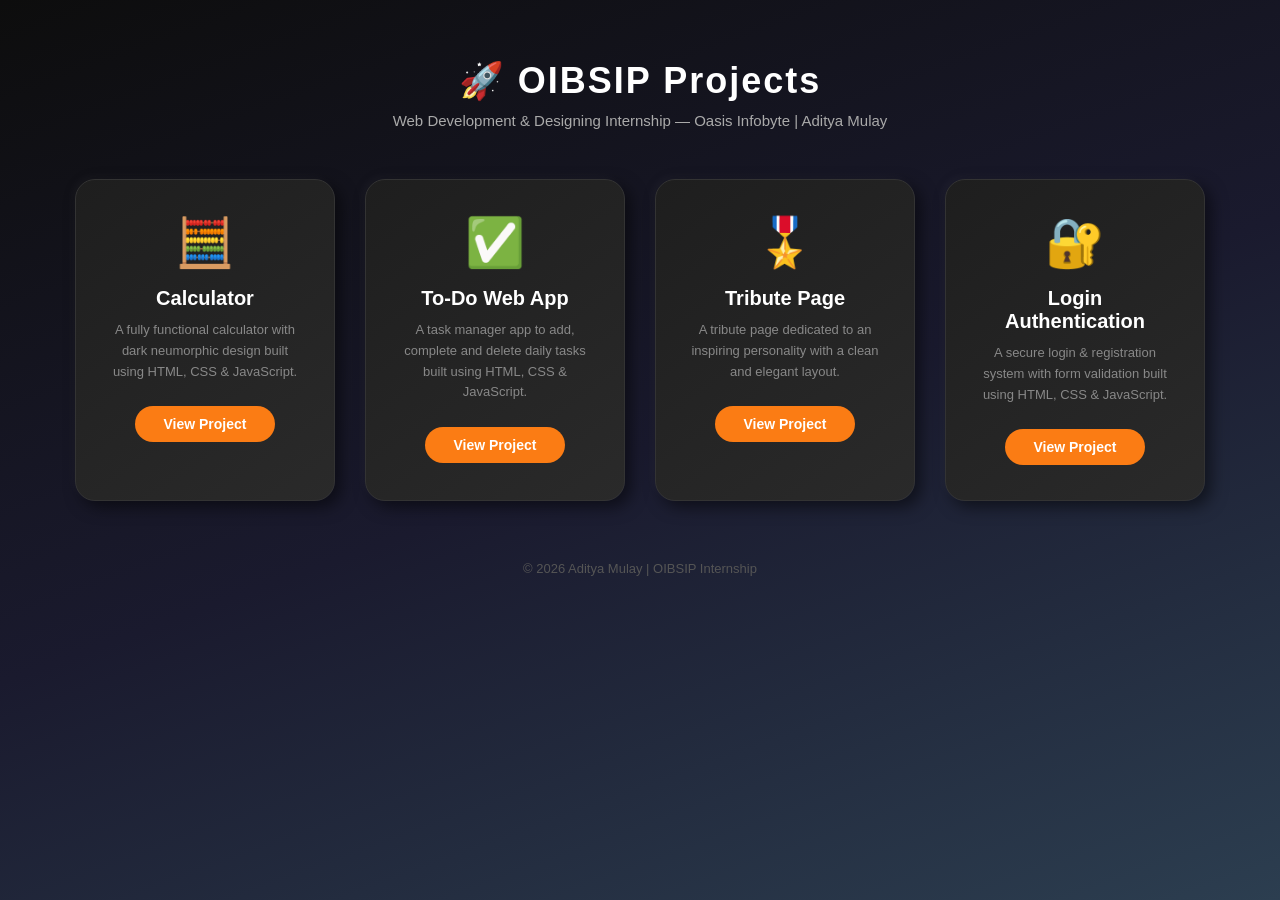
<file: index.html>
<!DOCTYPE html>
<html lang="en">
<head>
    <meta charset="UTF-8">
    <meta name="viewport" content="width=device-width, initial-scale=1.0">
    <title>Aditya Mulay | OIBSIP Projects</title>
    <style>
        * { margin: 0; padding: 0; box-sizing: border-box; }

        body {
            font-family: Arial, sans-serif;
            min-height: 100vh;
            background: linear-gradient(160deg, #0d0d0d, #1a1a2e, #2c3e50);
            display: flex;
            flex-direction: column;
            align-items: center;
            padding: 60px 20px;
        }

        h1 {
            color: #ffffff;
            font-size: 36px;
            margin-bottom: 10px;
            letter-spacing: 2px;
        }

        p.subtitle {
            color: #aaa;
            font-size: 15px;
            margin-bottom: 50px;
        }

        .container {
            display: flex;
            flex-wrap: wrap;
            justify-content: center;
            gap: 30px;
        }

        .card {
            background: linear-gradient(145deg, #1e1e1e, #2a2a2a);
            border: 1px solid #333;
            border-radius: 20px;
            padding: 35px 30px;
            width: 260px;
            text-align: center;
            box-shadow: 6px 6px 16px rgba(0,0,0,0.5),
                        -3px -3px 10px rgba(255,255,255,0.03);
            transition: transform 0.3s ease, box-shadow 0.3s ease;
        }

        .card:hover {
            transform: translateY(-8px);
            box-shadow: 10px 10px 25px rgba(0,0,0,0.6);
        }

        .card .icon {
            font-size: 48px;
            margin-bottom: 16px;
        }

        .card h3 {
            color: #ffffff;
            font-size: 20px;
            margin-bottom: 10px;
        }

        .card p {
            color: #888;
            font-size: 13px;
            margin-bottom: 24px;
            line-height: 1.6;
        }

        .card a {
            display: inline-block;
            background: #fb7c14;
            color: white;
            text-decoration: none;
            padding: 10px 28px;
            border-radius: 25px;
            font-size: 14px;
            font-weight: bold;
            transition: background 0.2s ease, transform 0.1s;
        }

        .card a:hover {
            background: #ff9a45;
            transform: scale(1.05);
        }

        footer {
            margin-top: 60px;
            color: #555;
            font-size: 13px;
        }
    </style>
</head>
<body>

    <h1>🚀 OIBSIP Projects</h1>
    <p class="subtitle">Web Development & Designing Internship — Oasis Infobyte | Aditya Mulay</p>

    <div class="container">

        <div class="card">
            <div class="icon">🧮</div>
            <h3>Calculator</h3>
            <p>A fully functional calculator with dark neumorphic design built using HTML, CSS & JavaScript.</p>
            <a href="calculator/index.html">View Project</a>
        </div>

        <div class="card">
            <div class="icon">✅</div>
            <h3>To-Do Web App</h3>
            <p>A task manager app to add, complete and delete daily tasks built using HTML, CSS & JavaScript.</p>
            <a href="todo/index.html">View Project</a>
        </div>

        <div class="card">
            <div class="icon">🎖️</div>
            <h3>Tribute Page</h3>
            <p>A tribute page dedicated to an inspiring personality with a clean and elegant layout.</p>
            <a href="tribute/index.html">View Project</a>
        </div>

        <div class="card">
            <div class="icon">🔐</div>
            <h3>Login Authentication</h3>
            <p>A secure login & registration system with form validation built using HTML, CSS & JavaScript.</p>
            <a href="login-auth/index.html">View Project</a>
        </div>
    </div>

    <footer>© 2026 Aditya Mulay | OIBSIP Internship</footer>

</body>
</html>
</file>
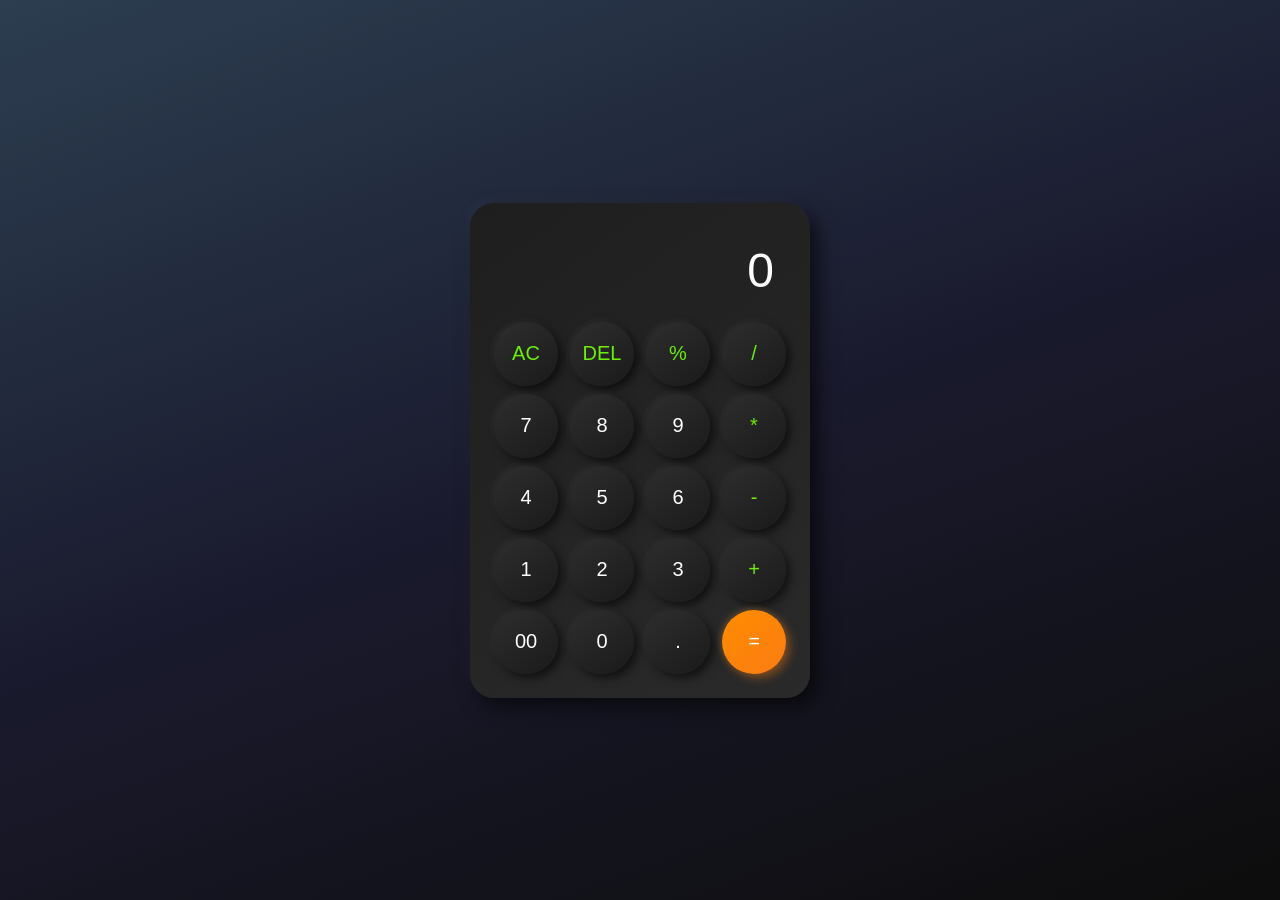
<file: calculator/index.html>
<!DOCTYPE html>
<html lang="en">
<head>
    <meta charset="UTF-8">
    <meta name="viewport" content="width=device-width, initial-scale=1.0">
    <title>CALCULATOR | ADITYA</title>
    <link rel="stylesheet" href="style.css">
</head>
<body>
    <div class="calculators">
        <input type="text" placeholder="0" id="inputbox" readonly>
        <div>
            <button class="operator">AC</button>
            <button class="operator">DEL</button>
            <button class="operator">%</button>
            <button class="operator">/</button>
        </div>
        <div>
            <button>7</button>
            <button>8</button>
            <button>9</button>
            <button class="operator">*</button>
        </div>
        <div>
            <button>4</button>
            <button>5</button>
            <button>6</button>
            <button class="operator">-</button>
        </div>
        <div>
            <button>1</button>
            <button>2</button>
            <button>3</button>
            <button class="operator">+</button>
        </div>
        <div>
            <button>00</button>
            <button>0</button>
            <button>.</button>
            <button class="equalbtn">=</button>
        </div>
    </div>
    <script src="script.js"></script>
</body>
</html>
</file>
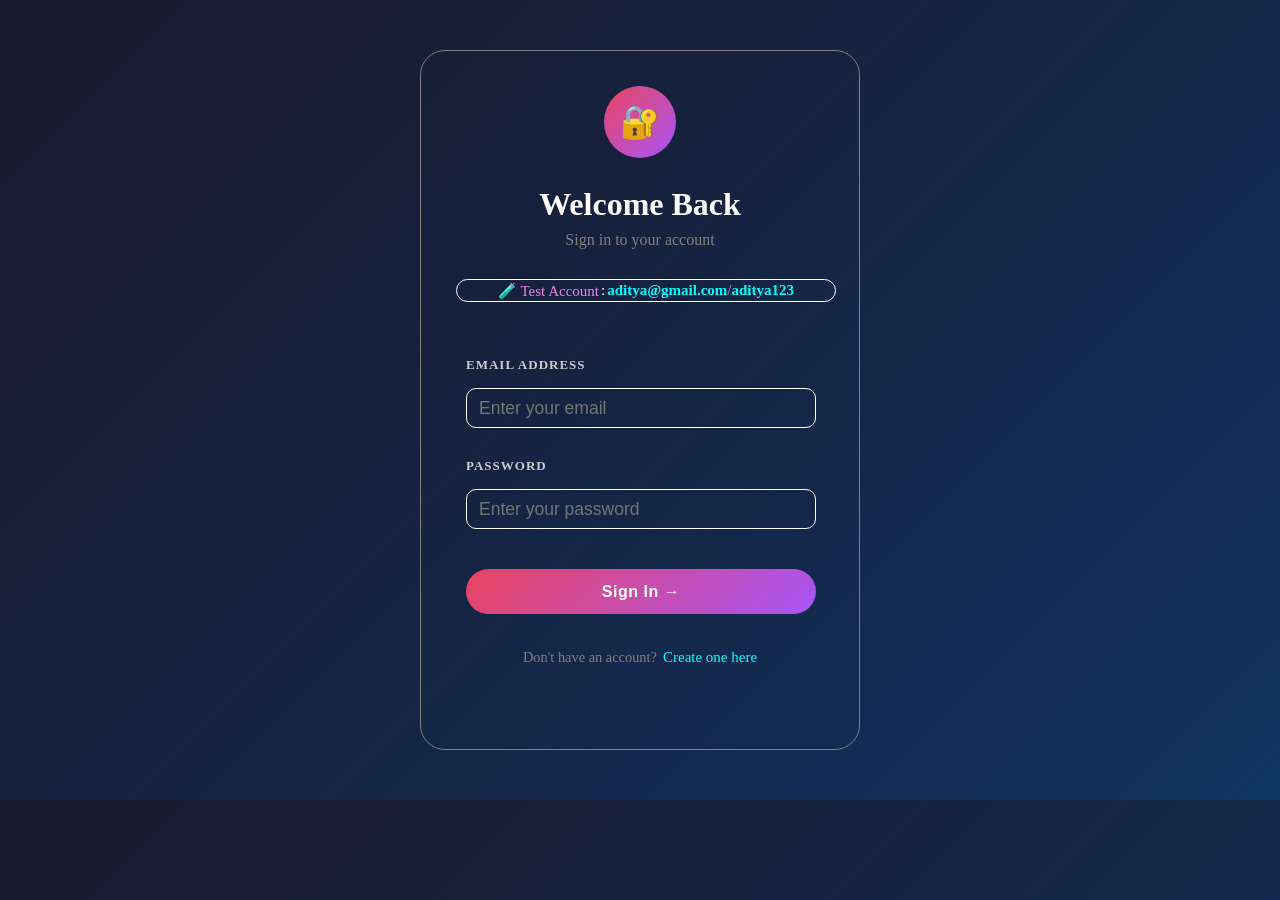
<file: login-auth/index.html>
<!DOCTYPE html>
<html lang="en">
<head>
    <meta charset="UTF-8">
    <meta name="viewport" content="width=device-width, initial-scale=1.0">
    <title>LOGIN | ADITYA</title>
    <link rel="stylesheet" href="style.css">
</head>
<body>
    <div class="container">
        <div class="card">
        <div class="logo">🔐</div><br>
            <h1>Welcome Back</h1>
            <p class="para">Sign in to your account</p>
        <div class="test">
            🧪 Test Account<span>:</span> <strong>aditya@gmail.com</strong> / <strong>aditya123</strong>
        </div>
        <div class="input">
            <h4>EMAIL ADDRESS</h4>
            <input id="box1" type="text" placeholder="Enter your email">
            <h4>PASSWORD</h4>
            <input id="box2" type="password" placeholder="Enter your password">  

            <button class="btn" onclick="signIn()">Sign In →</button>
            <div class="accounts">
                <p>Don't have an account?</p>
                <a href="register.html">Create one here</a>
            </div>
            </div>
            </div>
    
        </div>

        </div>
    </div>
    <script src="script.js"></script>
</body>
</html>
</file>
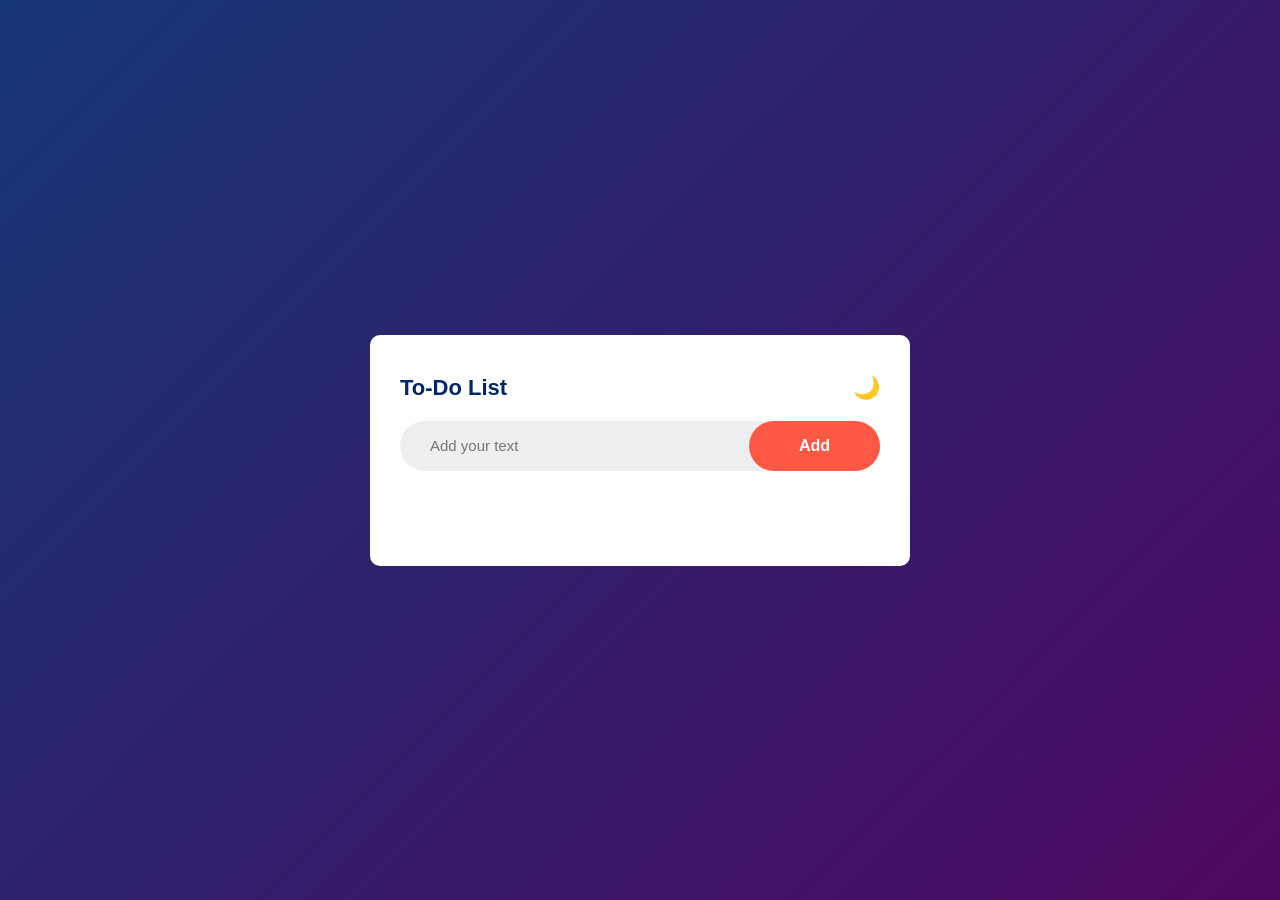
<file: todo/index.html>
<!DOCTYPE html>
<html lang="en">
<head>
    <meta charset="UTF-8">
    <meta name="viewport" content="width=device-width, initial-scale=1.0">
    <title>To-Do List App</title>
    <link rel="stylesheet" href="style.css">
</head>
<body>
    <div class="container">
        <div class="to-do-app">
            <h2>To-Do List <span class="dark-mode-toggle" onclick="toggleDarkMode()">🌙</span></h2>
            <div class="row">
                <input type="text" id="input-box" placeholder="Add your text">
                <button onclick="addTask()">Add</button>
            </div>
            <ul id="list-container"></ul>
        </div>
    </div>
    <script src="script.js"></script>
</body>
</html>
</file>
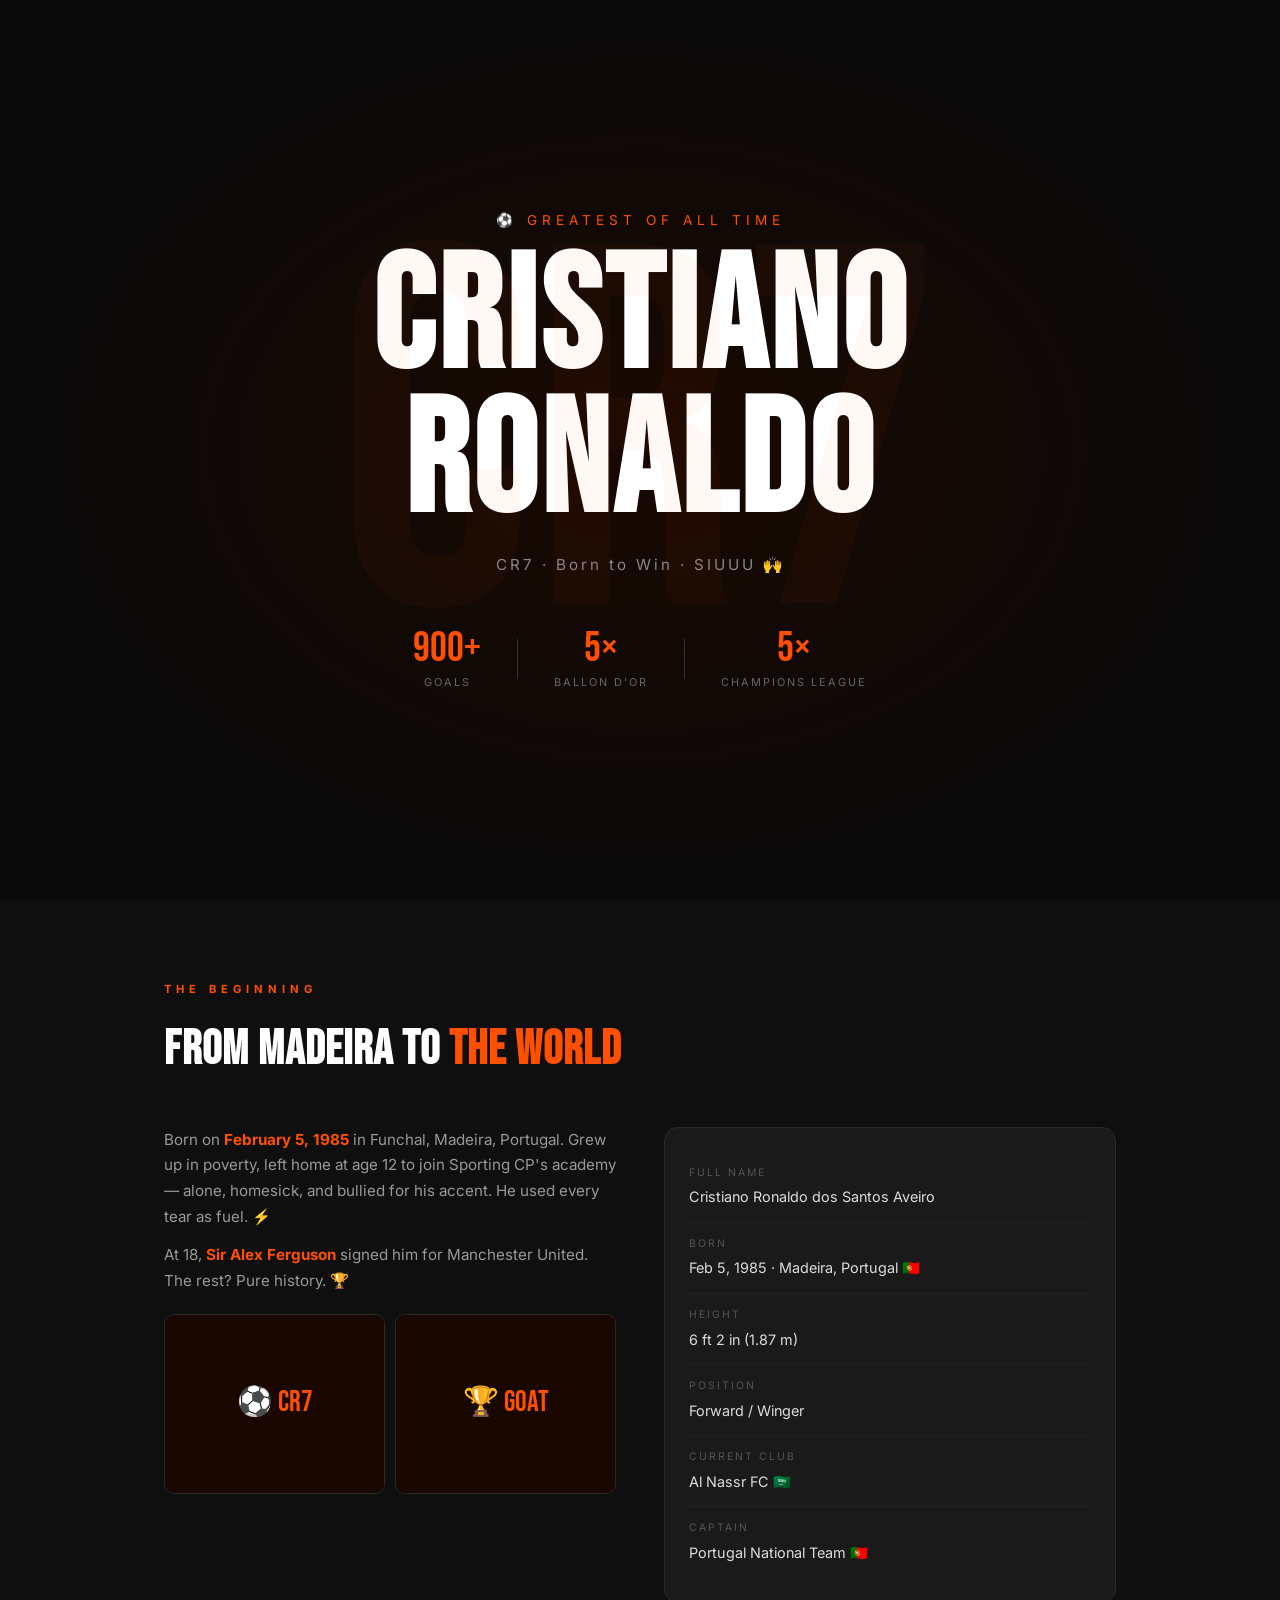
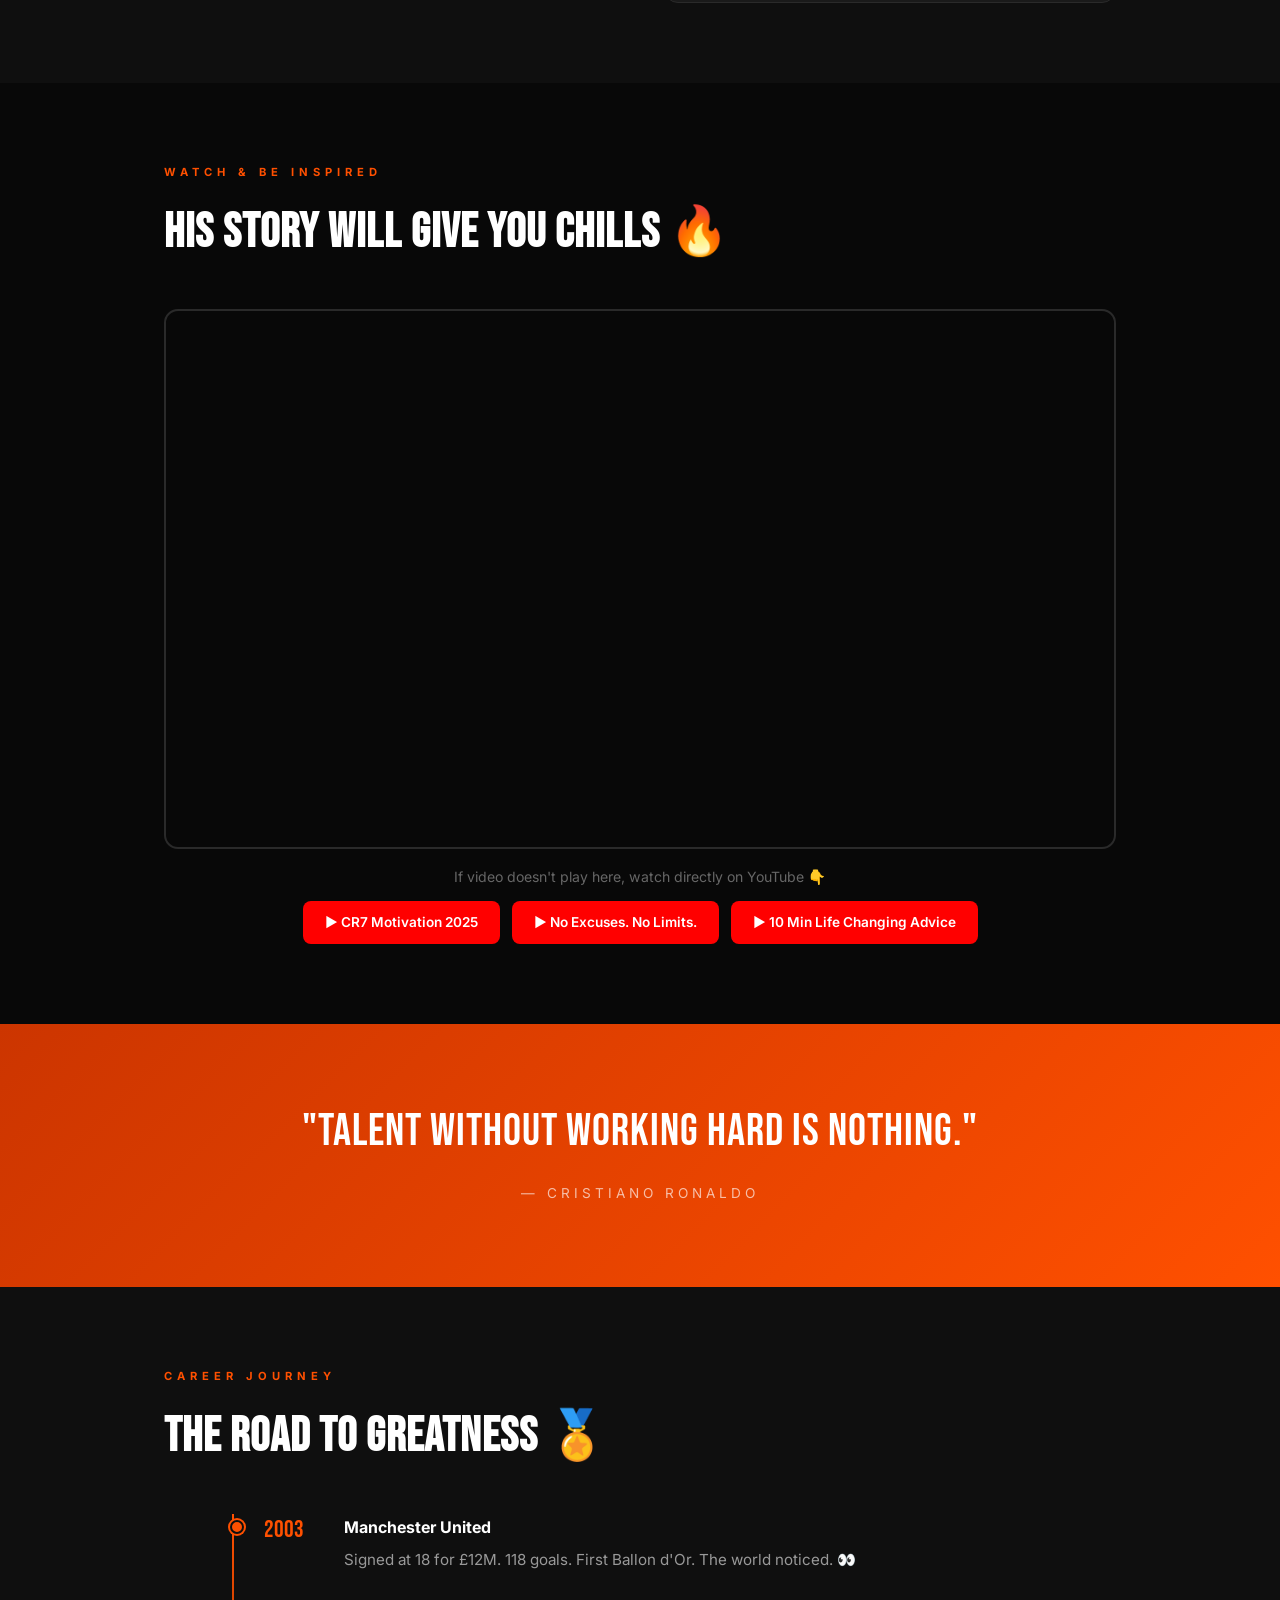
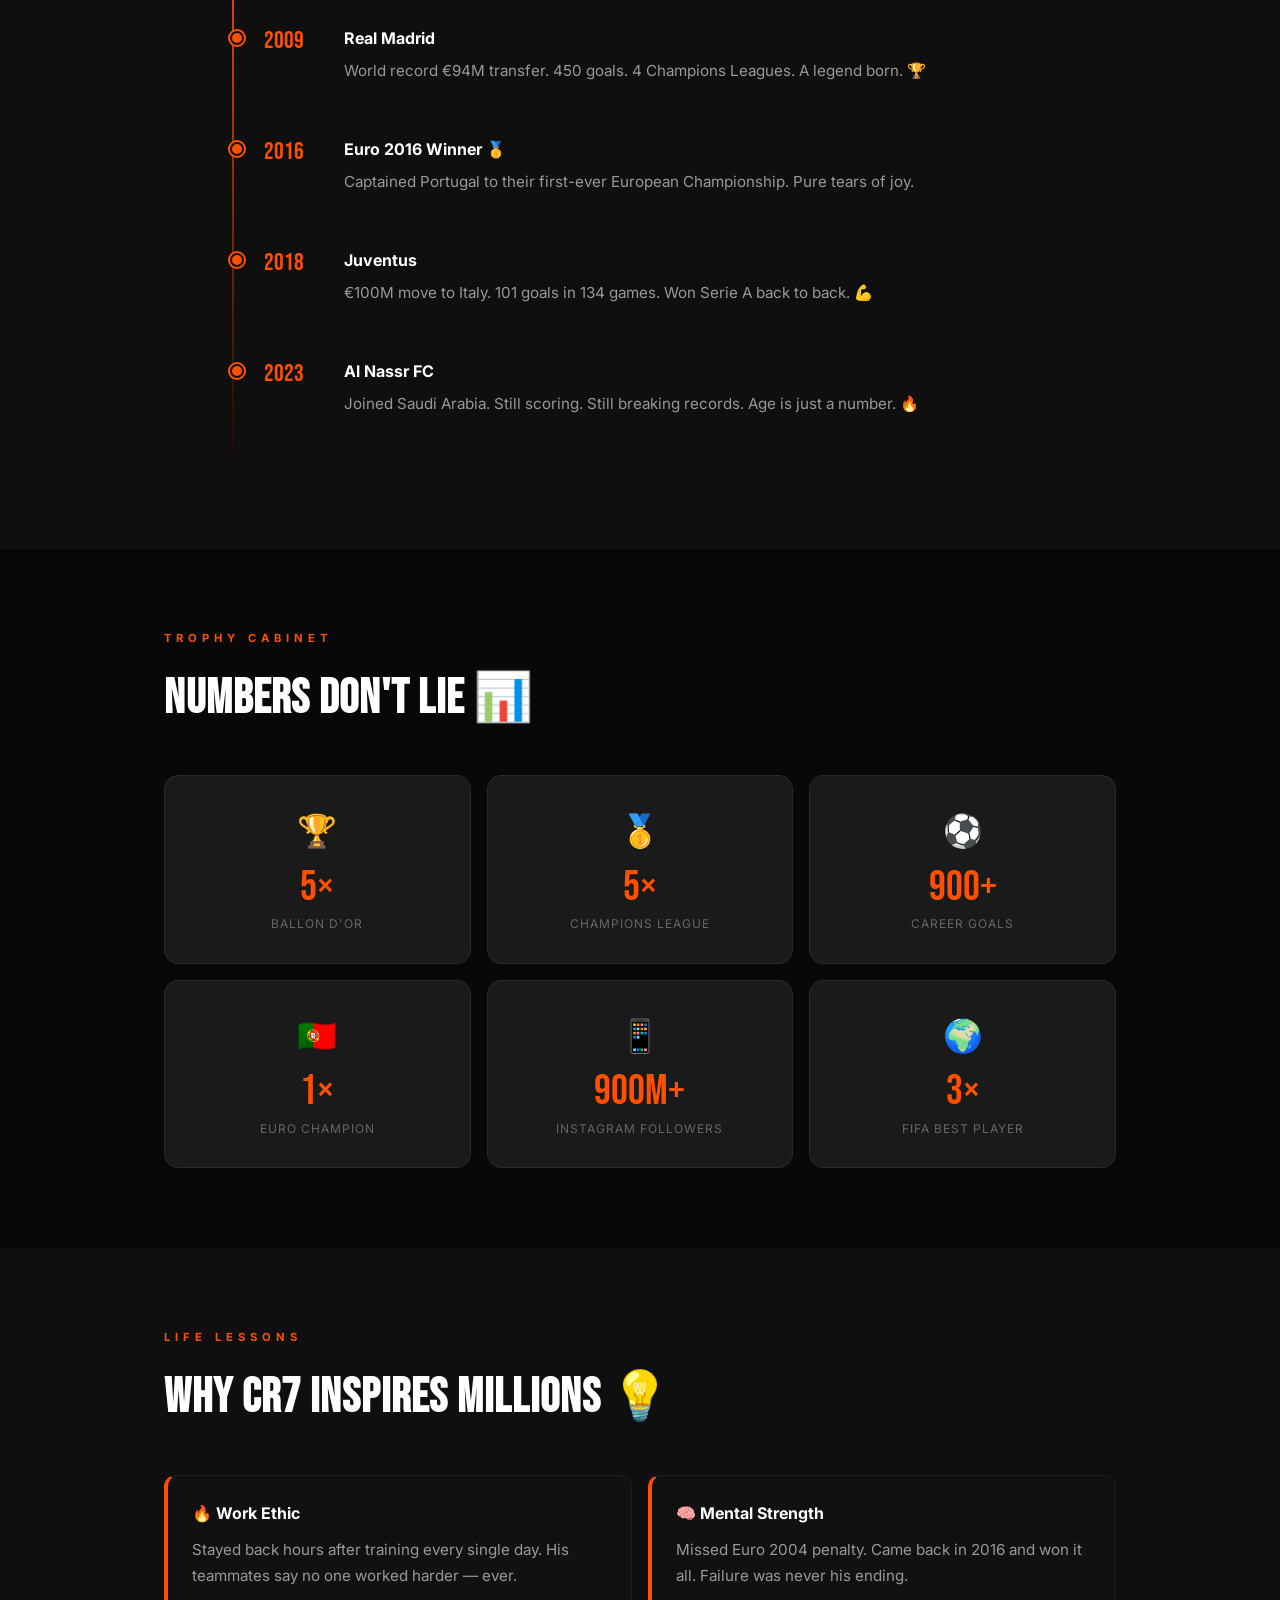
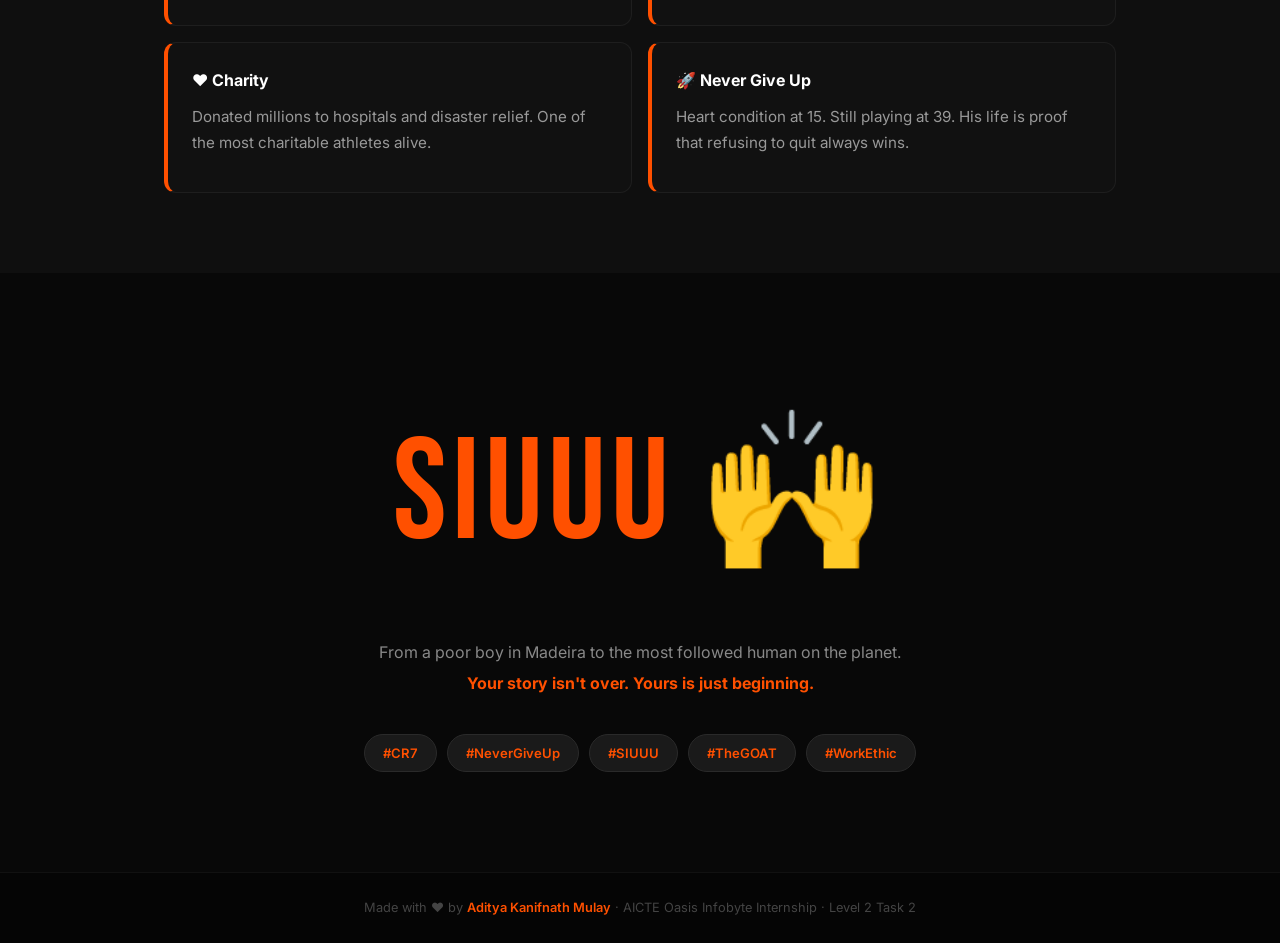
<file: tribute/index.html>
<!DOCTYPE html>
<html lang="en">
<head>
  <meta charset="UTF-8">
  <meta name="viewport" content="width=device-width, initial-scale=1.0">
  <title>Cristiano Ronaldo — The GOAT Tribute</title>
  <link href="https://fonts.googleapis.com/css2?family=Bebas+Neue&family=Inter:wght@400;600;700&display=swap" rel="stylesheet">
  <link rel="stylesheet" href="style.css">
</head>
<body>

  <!-- HERO -->
  <section class="hero">
    <div class="hero-content">
      <p class="eyebrow">⚽ Greatest of All Time</p>
      <h1 class="hero-name">CRISTIANO<br>RONALDO</h1>
      <p class="hero-sub">CR7 · Born to Win · SIUUU 🙌</p>
      <div class="hero-stats">
        <div class="stat"><span class="num">900+</span><span class="lbl">Goals</span></div>
        <div class="divider"></div>
        <div class="stat"><span class="num">5×</span><span class="lbl">Ballon d'Or</span></div>
        <div class="divider"></div>
        <div class="stat"><span class="num">5×</span><span class="lbl">Champions League</span></div>
      </div>
    </div>
  </section>

  <!-- BIO -->
  <section class="section dark">
    <div class="container">
      <p class="label">The Beginning</p>
      <h2>From Madeira to <span class="orange">the World</span></h2>

      <div class="bio-grid">
        <div>
          <p>Born on <strong>February 5, 1985</strong> in Funchal, Madeira, Portugal. Grew up in poverty, left home at age 12 to join Sporting CP's academy — alone, homesick, and bullied for his accent. He used every tear as fuel. ⚡</p>
          <p>At 18, <strong>Sir Alex Ferguson</strong> signed him for Manchester United. The rest? Pure history. 🏆</p>

          <!-- IMAGE ROW using Wikimedia direct links with crossorigin workaround -->
          <div class="img-row">
            <div class="img-placeholder">
              <img src="https://img.freepik.com/free-photo/soccer-player-action_23-2149034217.jpg" alt="Footballer" onerror="this.parentElement.innerHTML='<div class=img-fallback>⚽ CR7</div>'">
            </div>
            <div class="img-placeholder">
              <img src="https://img.freepik.com/free-photo/soccer-player-running-ball_23-2148726667.jpg" alt="Soccer" onerror="this.parentElement.innerHTML='<div class=img-fallback>🏆 GOAT</div>'">
            </div>
          </div>
        </div>

        <div class="bio-card">
          <div class="bio-row"><span class="bio-lbl">Full Name</span><span>Cristiano Ronaldo dos Santos Aveiro</span></div>
          <div class="bio-row"><span class="bio-lbl">Born</span><span>Feb 5, 1985 · Madeira, Portugal 🇵🇹</span></div>
          <div class="bio-row"><span class="bio-lbl">Height</span><span>6 ft 2 in (1.87 m)</span></div>
          <div class="bio-row"><span class="bio-lbl">Position</span><span>Forward / Winger</span></div>
          <div class="bio-row"><span class="bio-lbl">Current Club</span><span>Al Nassr FC 🇸🇦</span></div>
          <div class="bio-row"><span class="bio-lbl">Captain</span><span>Portugal National Team 🇵🇹</span></div>
        </div>
      </div>
    </div>
  </section>

  <!-- MOTIVATION VIDEO -->
  <section class="section darker">
    <div class="container">
      <p class="label">Watch & Be Inspired</p>
      <h2>His Story Will Give You Chills 🔥</h2>
      <!-- Try multiple video IDs — browser will load first available -->
      <div class="video-wrap">
        <iframe
          src="https://www.youtube.com/embed/f5FOf3Key4g?rel=0&modestbranding=1"
          title="CR7 Motivation 2025"
          frameborder="0"
          allow="accelerometer; autoplay; clipboard-write; encrypted-media; gyroscope; picture-in-picture; web-share"
          allowfullscreen>
        </iframe>
      </div>
      <div class="video-links">
        <p class="video-note">If video doesn't play here, watch directly on YouTube 👇</p>
        <div class="yt-btns">
          <a href="https://www.youtube.com/watch?v=f5FOf3Key4g" target="_blank" class="yt-btn">▶ CR7 Motivation 2025</a>
          <a href="https://www.youtube.com/watch?v=lApus1NSXjM" target="_blank" class="yt-btn">▶ No Excuses. No Limits.</a>
          <a href="https://www.youtube.com/watch?v=0V_g1zNhbyA" target="_blank" class="yt-btn">▶ 10 Min Life Changing Advice</a>
        </div>
      </div>
    </div>
  </section>

  <!-- QUOTE -->
  <section class="quote-sec">
    <div class="container" style="text-align:center;">
      <p class="big-quote">"Talent without working hard is nothing."</p>
      <p class="quote-by">— Cristiano Ronaldo</p>
    </div>
  </section>

  <!-- TIMELINE -->
  <section class="section dark">
    <div class="container">
      <p class="label">Career Journey</p>
      <h2>The Road to Greatness 🏅</h2>
      <div class="timeline">
        <div class="tl-item"><span class="tl-year">2003</span><div><h3>Manchester United</h3><p>Signed at 18 for £12M. 118 goals. First Ballon d'Or. The world noticed. 👀</p></div></div>
        <div class="tl-item"><span class="tl-year">2009</span><div><h3>Real Madrid</h3><p>World record €94M transfer. 450 goals. 4 Champions Leagues. A legend born. 🏆</p></div></div>
        <div class="tl-item"><span class="tl-year">2016</span><div><h3>Euro 2016 Winner 🥇</h3><p>Captained Portugal to their first-ever European Championship. Pure tears of joy.</p></div></div>
        <div class="tl-item"><span class="tl-year">2018</span><div><h3>Juventus</h3><p>€100M move to Italy. 101 goals in 134 games. Won Serie A back to back. 💪</p></div></div>
        <div class="tl-item"><span class="tl-year">2023</span><div><h3>Al Nassr FC</h3><p>Joined Saudi Arabia. Still scoring. Still breaking records. Age is just a number. 🔥</p></div></div>
      </div>
    </div>
  </section>

  <!-- ACHIEVEMENTS -->
  <section class="section darker">
    <div class="container">
      <p class="label">Trophy Cabinet</p>
      <h2>Numbers Don't Lie 📊</h2>
      <div class="cards-grid">
        <div class="card"><div class="card-icon">🏆</div><div class="card-num">5×</div><div class="card-name">Ballon d'Or</div></div>
        <div class="card"><div class="card-icon">🥇</div><div class="card-num">5×</div><div class="card-name">Champions League</div></div>
        <div class="card"><div class="card-icon">⚽</div><div class="card-num">900+</div><div class="card-name">Career Goals</div></div>
        <div class="card"><div class="card-icon">🇵🇹</div><div class="card-num">1×</div><div class="card-name">Euro Champion</div></div>
        <div class="card"><div class="card-icon">📱</div><div class="card-num">900M+</div><div class="card-name">Instagram Followers</div></div>
        <div class="card"><div class="card-icon">🌍</div><div class="card-num">3×</div><div class="card-name">FIFA Best Player</div></div>
      </div>
    </div>
  </section>

  <!-- WHY HE INSPIRES -->
  <section class="section dark">
    <div class="container">
      <p class="label">Life Lessons</p>
      <h2>Why CR7 Inspires Millions 💡</h2>
      <div class="inspire-grid">
        <div class="ins-card"><h3>🔥 Work Ethic</h3><p>Stayed back hours after training every single day. His teammates say no one worked harder — ever.</p></div>
        <div class="ins-card"><h3>🧠 Mental Strength</h3><p>Missed Euro 2004 penalty. Came back in 2016 and won it all. Failure was never his ending.</p></div>
        <div class="ins-card"><h3>❤️ Charity</h3><p>Donated millions to hospitals and disaster relief. One of the most charitable athletes alive.</p></div>
        <div class="ins-card"><h3>🚀 Never Give Up</h3><p>Heart condition at 15. Still playing at 39. His life is proof that refusing to quit always wins.</p></div>
      </div>
    </div>
  </section>

  <!-- FINAL -->
  <section class="final">
    <div class="container" style="text-align:center;">
      <div class="siuuu">SIUUU 🙌</div>
      <p class="final-text">From a poor boy in Madeira to the most followed human on the planet.<br>
      <strong>Your story isn't over. Yours is just beginning.</strong></p>
      <div class="tags">
        <span>#CR7</span><span>#NeverGiveUp</span><span>#SIUUU</span><span>#TheGOAT</span><span>#WorkEthic</span>
      </div>
    </div>
  </section>

  <footer>
    Made with ❤️ by <span>Aditya Kanifnath Mulay</span> · AICTE Oasis Infobyte Internship · Level 2 Task 2
  </footer>

</body>
</html>
</file>
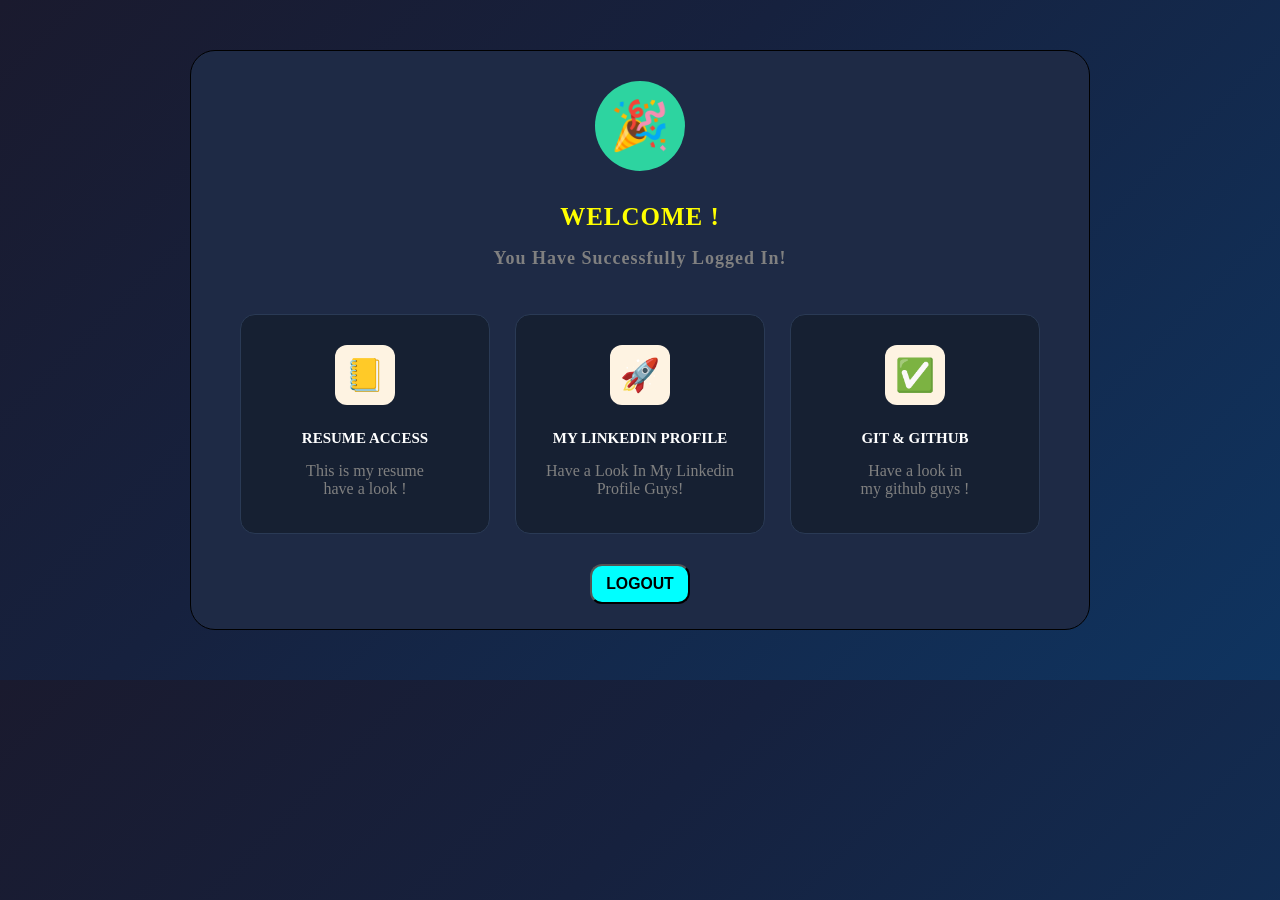
<file: login-auth/dashboard.html>
<!DOCTYPE html>
<html lang="en">
<head>
    <meta charset="UTF-8">
    <meta name="viewport" content="width=device-width, initial-scale=1.0">
    <title>SIGNINPAGE | ADITYA</title>
    <link rel="stylesheet" href="style.css">
</head>
<body>
    <div class="square">
    <div class="icon">
        <div class="emoji">🎉</div>
        <h4>WELCOME !</h4>
        <h5>You Have Successfully Logged In!</h5>

        <div class="cards-container">

            <div class="card1" onclick="resume()" style="cursor:pointer;">
                <div class="emoji1" style="background:#fef3e2;">📒</div>
                <div class="thump1">
                    <h6>RESUME ACCESS</h6>
                    <p>This is my resume <br> have a look !</p>
                </div>
            </div>

            <div class="card1" onclick="linkedin()" style="cursor:pointer;">
                <div class="emoji1" style="background:#fef3e2;">🚀</div>
                <div class="thump1">
                    <h6>MY LINKEDIN PROFILE</h6>
                    <p>Have a Look In My Linkedin Profile Guys!</p>
                </div>
            </div>

            <div class="card1" onclick="git()" style="cursor:pointer;">
                <div class="emoji1" style="background:#fef3e2;">✅</div>
                <div class="thump1">
                    <h6>GIT & GITHUB</h6>
                    <p>Have a look in <br>my github guys !</p>
                </div>
            </div>
        </div>
        <button class="log"  onclick="OUT()">LOGOUT</button>
    </div>
</div>
<script src="script.js"></script>
</body>
</html>
</file>
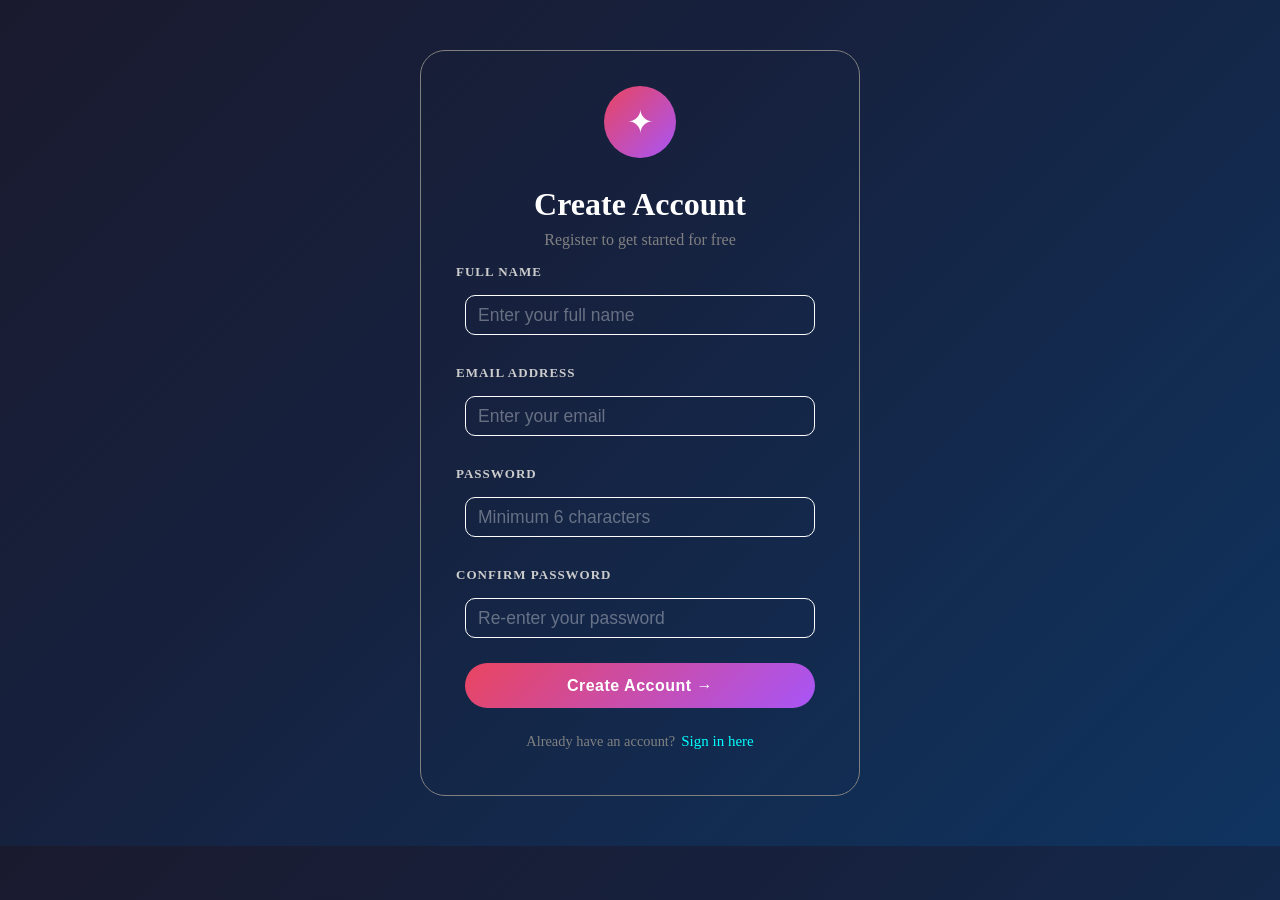
<file: login-auth/register.html>
<!DOCTYPE html>
<html lang="en">
<head>
    <meta charset="UTF-8">
    <meta name="viewport" content="width=device-width, initial-scale=1.0">
    <title>Login Authentication | OIBSIP</title>
    <link rel="stylesheet" href="sheet.css">
</head>
<body>
    <div class="container">
        <div class="card">
            <div class="logo">✦</div><br>
            <h1>Create Account</h1>
            <p class="para">Register to get started for free</p>

            <div class="input">
                <h4>FULL NAME</h4>
                <input id="box1" type="text" placeholder="Enter your full name">

                <h4>EMAIL ADDRESS</h4>
                <input id="box2" type="email" placeholder="Enter your email">

                <h4>PASSWORD</h4>
                <input id="box3" type="password" placeholder="Minimum 6 characters">

                <h4>CONFIRM PASSWORD</h4>
                <input id="box4" type="password" placeholder="Re-enter your password">

                <button class="btn" onclick="register()">Create Account →</button>

                <div class="accounts">
                    <p>Already have an account?</p>
                    <a href="index.html">Sign in here</a>
                </div>
            </div>
        </div>
    </div>
    <script src="script.js"></script>
</body>
</html>
</file>
<file: calculator/style.css>
* {
    margin: 0;
    padding: 0;
    box-sizing: border-box;
}

body {
    height: 100vh;
    width: 100%;
    display: flex;
    justify-content: center;
    align-items: center;
    background: linear-gradient(160deg, #2c3e50, #1a1a2e, #0d0d0d);
}

.calculators {
    padding: 24px;
    border-radius: 24px;
    background: linear-gradient(145deg, #1e1e1e, #2a2a2a);
    box-shadow: 
        8px 8px 20px rgba(0, 0, 0, 0.6),
        -4px -4px 12px rgba(255, 255, 255, 0.03);
    width: 340px;
}

input {
    width: 100%;
    border: none;
    padding: 16px 10px;
    background: transparent;
    font-size: 48px;
    text-align: right;
    color: white;
    outline: none;
    font-weight: 300;
    letter-spacing: 2px;
}

input::placeholder {
    color: white;
}

.calculators div {
    display: flex;
    justify-content: space-between;
    margin-top: 8px;
}

button {
    height: 64px;
    width: 64px;
    border: none;
    border-radius: 50%;
    background: linear-gradient(145deg, #2e2e2e, #1a1a1a);
    color: white;
    font-size: 20px;
    box-shadow:
        4px 4px 10px rgba(0, 0, 0, 0.6),
        -2px -2px 6px rgba(255, 255, 255, 0.05);
    cursor: pointer;
    transition: all 0.15s ease;
    font-weight: 400;
}

button:hover {
    background: linear-gradient(145deg, #3a3a3a, #222222);
    transform: scale(1.05);
}

button:active {
    transform: scale(0.95);
    box-shadow:
        2px 2px 5px rgba(0, 0, 0, 0.6),
        -1px -1px 3px rgba(255, 255, 255, 0.05);
}

.equalbtn {
    background: linear-gradient(145deg, #ff8c00, #fb7c14);
    color: white;
    box-shadow:
        4px 4px 10px rgba(251, 124, 20, 0.4),
        -2px -2px 6px rgba(255, 180, 80, 0.2);
}

.equalbtn:hover {
    background: linear-gradient(145deg, #ffa030, #ff8c00);
}

.operator {
    color: #6dee0a;
}
</file>
<file: login-auth/style.css>
*{
    margin:0;
    padding:0;
    box-sizing:border-box;
}

body{
    height:100%;
    width:100%;
    background: linear-gradient(135deg, #1a1a2e 0%, #16213e 40%, #0f3460 100%);
    color:white;
}

.container{
    margin:50px;
    display:flex;
    align-items:center;
    justify-content:center;
}

.card{
    width: 100%;
    height:700px;
    max-width: 440px;
    border-radius:25px;
    border:1px solid grey;
    padding:35px;
    text-align:center;
}

.logo{
    height:72px;
    width:72px;
    border-radius:50%;
    border:1px solid transparent;
    font-size:2rem;
    background: linear-gradient(135deg, #e94560, #a855f7);
    display:flex;
    align-items:center;
    justify-content:center;
    margin-right:center;
    margin: 0 auto 10px;
    cursor:grabbing;
}

.para{
    color:grey;
    padding-top:8px;
}

.test{
    color:violet;
    margin:30px auto;
    border-radius:25px;
    border:1px solid white;
    font-size:15px;
    display:flex;
    align-items:center;
    justify-content:center;
    width:380px;
}

.test strong{
    color:aqua;
}

.test span{
    color:white;
    padding:2px;
}

.input{
    padding:10px;
}

#box1, #box2 {
    width: 350px;
    background-color: transparent;
    height: 40px;
    margin: 15px auto;
    border: 1px solid white;
    border-radius: 10px;
    font-size: 17.5px;
    color: white;
    padding: 0 12px;    
    display: block;
}

.input h4 {
    padding-top: 15px;
    text-align: left;   
    font-size: 13px;
    font-weight: 600;
    letter-spacing: 1px;
    color: #ccc;
}

.btn{
    height:45px;
    width:350px;
    border-radius:25px;
    color:white;
    background: linear-gradient(135deg, #e94560, #a855f7);
    margin:25px auto;
    cursor:pointer;
    letter-spacing:0.5px;
    transition: all 0.3s;
    font-size:1rem;
    font-weight:700;
    border:none;
}

.btn:hover{
    transform: translateY(-3px);
    box-shadow: 0 12px 30px rgba(233,69,96,0.5);
}


.accounts {
    display: flex;
    align-items: center;
    justify-content: center;
    gap: 6px;
    margin-top: 10px;
}

.accounts p {
    color: grey;
    font-size: 0.9rem;
    margin: 0;
}

.accounts a{
    color:aqua;
    font-size: 15px;
    transition: all 0.2s ease-out;
    text-decoration: none;
}

.accounts a:hover{
    transform: translatey(-3px);
    color:white;
    cursor:pointer;
}

/* dash.css*/

.square{
    border:1px solid black;
    height:580px;
    background: #1e2a45;
    border-radius: 25px;
    padding: 50px 40px;
    width: 900px;
    text-align: center;
    margin:50px auto;
}
.emoji {
    font-size: 3rem;
    background: #2dd4a0;
    height: 90px;
    width: 90px;
    text-align:center;
    border-radius: 50%;
    display: flex;
    align-items: center;
    justify-content: center;
    margin:0 auto 20px;
    margin-top:-20px;
}

.icon h4{
    font-size:25px;
    padding:12px;
    color:yellow;
    letter-spacing: 1px;
}

.icon h5{
    padding:5px;
    font-size:large;
    color:grey;
    letter-spacing: 1px;
}



.cards-container{
    margin:40px auto;
    display:flex;
    align-items: stretch;
    justify-content:center;
    gap:25px;

}

.card1 {
    background: #162032;
    border-radius: 15px;
    padding: 30px 20px;
    width: 250px;
    border: 1px solid #2a3a55;
    transition:all 0.2s ease-out;
}

.card1:hover{
    transform:translatey(-3px);
}
.emoji1 {
    font-size: 2rem;
    height: 60px;
    width: 60px;
    border-radius: 12px;
    display: flex;
    align-items: center;
    justify-content: center;
    margin: 0 auto 15px;
}

.thump1 h6{
    color:white;
    padding:10px;
    font-weight:bold;
    font-size:15px;
}

.thump1 p{
    padding:5px;
    color:grey;
}
.log{
    height:40px;
    width:100px;
    margin:-10px;
    border-radius:12px;
    font-size:15.8px;
    font-weight:bold;
    background-color:aqua;
    transition: all 0.2s ease-out;
    text-decoration: none;
    cursor:pointer;
}

.log:hover{
    transform:translateY(-3px);
}
</file>
<file: todo/style.css>
* {
    margin: 0;
    padding: 0;
    box-sizing: border-box;
    font-family: 'Segoe UI', sans-serif;
}

.container {
    width: 100%;
    min-height: 100vh;
    background: linear-gradient(135deg, #153677, #4e085f);
    padding: 10px;
    display: flex;
    align-items: center;
    justify-content: center;
}

.to-do-app {
    width: 100%;
    max-width: 540px;
    background: #fff;
    margin: 0 auto;
    padding: 40px 30px 70px;
    border-radius: 10px;
}

.to-do-app h2 {
    color: #002765;
    display: flex;
    align-items: center;
    margin-bottom: 20px;
    font-size: 22px;
}

.to-do-app h2 img {
    width: 30px;
    margin-left: 10px;
}

.row {
    display: flex;
    align-items: center;
    justify-content: space-between;
    background: #edeef0;
    border-radius: 30px;
    padding-left: 20px;
    margin-bottom: 25px;
}

input {
    flex: 1;
    border: none;
    outline: none;
    background: transparent;
    padding: 10px;
    font-size: 15px;
}

button {
    border: none;
    outline: none;
    padding: 16px 50px;
    background: #ff5945;
    color: #fff;
    font-size: 16px;
    cursor: pointer;
    border-radius: 40px;
    font-weight: 600;
}

button:hover {
    background: #e84422;
}

ul li {
    list-style: none;
    font-size: 17px;
    padding: 12px 8px 12px 50px;
    user-select: none;
    cursor: pointer;
    position: relative;
}

/* Unchecked circle */
ul li::before {
    content: '';
    position: absolute;
    height: 28px;
    width: 28px;
    border-radius: 50%;
    background: transparent;
    border: 2px solid #ccc;
    top: 12px;
    left: 8px;
}

/* Checked state - orange circle with tick */
ul li.checked {
    color: #999;
    text-decoration: line-through;
}

ul li.checked::before {
    background: #ff5945;
    border-color: #ff5945;
}

ul li.checked::after {
    content: '';
    position: absolute;
    width: 6px;
    height: 12px;
    border: 2.5px solid #fff;
    border-top: none;
    border-left: none;
    transform: rotate(45deg);
    top: 15px;
    left: 19px;
}

/* Delete (×) button */
ul li span {
    position: absolute;
    right: 0;
    top: 5px;
    width: 40px;
    height: 40px;
    font-size: 22px;
    color: #555;
    line-height: 40px;
    text-align: center;
    border-radius: 50%;
    cursor: pointer;
}

ul li span:hover {
    background: #edeef0;
}

/* Dark mode toggle button */
.dark-mode-toggle {
    margin-left: auto;
    font-size: 22px;
    cursor: pointer;
    user-select: none;
}

/* Dark mode styles */
body.dark .container {
    background: linear-gradient(135deg, #0a0a0a, #1a1a2e);
}

body.dark .to-do-app {
    background: #1e1e2e;
}

body.dark h2 {
    color: #e0e0e0;
}

body.dark .row {
    background: #2a2a3e;
}

body.dark input {
    color: #e0e0e0;
}

body.dark input::placeholder {
    color: #888;
}

body.dark ul li {
    color: #e0e0e0;
}

body.dark ul li.checked {
    color: #666;
}

body.dark ul li::before {
    border-color: #555;
}

body.dark ul li span {
    color: #aaa;
}

body.dark ul li span:hover {
    background: #2a2a3e;
}
</file>
<file: tribute/style.css>
* { margin: 0; padding: 0; box-sizing: border-box; }
html { scroll-behavior: smooth; }
body { font-family: 'Inter', sans-serif; background: #0a0a0a; color: #ddd; line-height: 1.7; }

/* HERO */
.hero {
  min-height: 100vh;
  background: radial-gradient(ellipse at center, #1a0800 0%, #0a0a0a 70%);
  display: flex; align-items: center; justify-content: center; text-align: center;
  padding: 40px 20px;
  position: relative;
}
.hero::before {
  content: 'CR7';
  position: absolute;
  font-family: 'Bebas Neue', sans-serif;
  font-size: 40vw;
  color: rgba(255,80,0,0.04);
  top: 50%; left: 50%;
  transform: translate(-50%,-50%);
  pointer-events: none;
}
.eyebrow { font-size: 0.85rem; letter-spacing: 5px; text-transform: uppercase; color: #ff5000; margin-bottom: 16px; }
.hero-name {
  font-family: 'Bebas Neue', sans-serif;
  font-size: clamp(4.5rem, 14vw, 10rem);
  color: #fff; line-height: 0.9; letter-spacing: 4px; margin-bottom: 16px;
}
.hero-sub { color: #888; font-size: 0.95rem; letter-spacing: 3px; margin-bottom: 50px; }
.hero-stats { display: flex; align-items: center; justify-content: center; gap: 36px; flex-wrap: wrap; }
.stat { display: flex; flex-direction: column; align-items: center; }
.num { font-family: 'Bebas Neue', sans-serif; font-size: 2.6rem; color: #ff5000; line-height: 1; }
.lbl { font-size: 0.68rem; color: #666; letter-spacing: 2px; text-transform: uppercase; margin-top: 3px; }
.divider { width: 1px; height: 40px; background: #333; }

/* SECTIONS */
.section { padding: 80px 0; }
.dark { background: #0f0f0f; }
.darker { background: #080808; }
.container { max-width: 1000px; margin: 0 auto; padding: 0 24px; }
.label { font-size: 0.7rem; font-weight: 700; letter-spacing: 5px; text-transform: uppercase; color: #ff5000; margin-bottom: 10px; }
h2 { font-family: 'Bebas Neue', sans-serif; font-size: clamp(2rem, 5vw, 3rem); color: #fff; margin-bottom: 36px; letter-spacing: 1px; }
.orange { color: #ff5000; }
p { color: #999; font-size: 0.95rem; margin-bottom: 12px; }
strong { color: #ff5000; }

/* BIO */
.bio-grid { display: grid; grid-template-columns: 1fr 1fr; gap: 48px; align-items: start; }
.img-row { display: flex; gap: 10px; margin-top: 20px; }
.img-placeholder { width: 50%; height: 180px; border-radius: 10px; overflow: hidden; background: #1a1a1a; border: 1px solid #2a2a2a; }
.img-placeholder img { width: 100%; height: 100%; object-fit: cover; }
.img-fallback { width: 100%; height: 100%; display: flex; align-items: center; justify-content: center; font-family: 'Bebas Neue', sans-serif; font-size: 1.8rem; color: #ff5000; background: #1a0800; }
.bio-card { background: #1a1a1a; border: 1px solid #2a2a2a; border-radius: 14px; padding: 24px; }
.bio-row { display: flex; flex-direction: column; gap: 2px; padding: 12px 0; border-bottom: 1px solid #222; font-size: 0.9rem; }
.bio-row:last-child { border-bottom: none; }
.bio-lbl { font-size: 0.65rem; letter-spacing: 2px; text-transform: uppercase; color: #555; margin-bottom: 2px; }

/* VIDEO */
.video-wrap { position: relative; padding-bottom: 56.25%; border-radius: 14px; overflow: hidden; border: 2px solid #2a2a2a; margin-bottom: 14px; }
.video-wrap iframe { position: absolute; inset: 0; width: 100%; height: 100%; }
.video-note { text-align: center; color: #666; font-size: 0.88rem; }

/* QUOTE */
.quote-sec { background: linear-gradient(135deg, #cc3500, #ff5000); padding: 70px 24px; }
.big-quote { font-family: 'Bebas Neue', sans-serif; font-size: clamp(1.8rem, 4vw, 2.8rem); color: #fff; letter-spacing: 1px; margin-bottom: 12px; }
.quote-by { color: rgba(255,255,255,0.65); font-size: 0.85rem; letter-spacing: 4px; text-transform: uppercase; }

/* TIMELINE */
.timeline { display: flex; flex-direction: column; padding-left: 100px; position: relative; }
.timeline::before { content: ''; position: absolute; left: 68px; top: 0; bottom: 0; width: 2px; background: linear-gradient(to bottom, #ff5000, #1a0800); }
.tl-item { display: flex; gap: 28px; padding-bottom: 40px; position: relative; }
.tl-item::before { content: ''; position: absolute; left: -34px; top: 6px; width: 10px; height: 10px; border-radius: 50%; background: #ff5000; border: 2px solid #0f0f0f; box-shadow: 0 0 0 2px #ff5000; }
.tl-year { font-family: 'Bebas Neue', sans-serif; font-size: 1.5rem; color: #ff5000; min-width: 52px; line-height: 1.3; }
.tl-item h3 { color: #fff; font-size: 1rem; font-weight: 700; margin-bottom: 6px; }

/* CARDS */
.cards-grid { display: grid; grid-template-columns: repeat(3, 1fr); gap: 16px; }
.card { background: #1a1a1a; border: 1px solid #2a2a2a; border-radius: 14px; padding: 28px 18px; text-align: center; transition: border-color 0.3s, transform 0.3s; }
.card:hover { border-color: #ff5000; transform: translateY(-5px); }
.card-icon { font-size: 2rem; margin-bottom: 8px; }
.card-num { font-family: 'Bebas Neue', sans-serif; font-size: 2.6rem; color: #ff5000; line-height: 1; margin-bottom: 6px; }
.card-name { font-size: 0.75rem; color: #666; letter-spacing: 1px; text-transform: uppercase; }

/* INSPIRE */
.inspire-grid { display: grid; grid-template-columns: repeat(2, 1fr); gap: 16px; }
.ins-card { background: #111; border: 1px solid #1e1e1e; border-left: 4px solid #ff5000; border-radius: 12px; padding: 24px; }
.ins-card h3 { color: #fff; font-size: 1rem; margin-bottom: 10px; }

/* FINAL */
.final { background: #080808; padding: 100px 24px; text-align: center; }
.siuuu { font-family: 'Bebas Neue', sans-serif; font-size: clamp(4rem, 13vw, 9rem); color: #ff5000; letter-spacing: 5px; margin-bottom: 20px; }
.final-text { color: #888; font-size: 1rem; line-height: 1.9; margin-bottom: 36px; }
.final-text strong { color: #ff5000; }
.tags { display: flex; justify-content: center; gap: 10px; flex-wrap: wrap; }
.tags span { background: #1a1a1a; color: #ff5000; padding: 7px 18px; border-radius: 50px; font-size: 0.82rem; font-weight: 600; border: 1px solid #2a2a2a; }
.tags span:hover { background: #2a1005; }

/* FOOTER */
footer { background: #050505; text-align: center; padding: 24px; color: #444; font-size: 0.8rem; border-top: 1px solid #111; }
footer span { color: #ff5000; font-weight: 600; }

/* RESPONSIVE */
@media (max-width: 700px) {
  .bio-grid { grid-template-columns: 1fr; gap: 30px; }
  .cards-grid { grid-template-columns: repeat(2, 1fr); }
  .inspire-grid { grid-template-columns: 1fr; }
  .timeline { padding-left: 70px; }
  .divider { display: none; }
}
@media (max-width: 480px) {
  .cards-grid { grid-template-columns: 1fr; }
}

/* VIDEO LINKS */
.video-links { text-align: center; margin-top: 16px; }
.yt-btns { display: flex; justify-content: center; gap: 12px; flex-wrap: wrap; margin-top: 12px; }
.yt-btn {
  display: inline-block;
  background: #ff0000;
  color: #fff;
  padding: 10px 22px;
  border-radius: 8px;
  font-size: 0.85rem;
  font-weight: 600;
  text-decoration: none;
  transition: background 0.3s, transform 0.2s;
}
.yt-btn:hover { background: #cc0000; transform: translateY(-2px); }

/* CLIP GRID */
.clip-grid {
  display: grid;
  grid-template-columns: 1fr 1fr 1fr;
  gap: 16px;
  margin-bottom: 30px;
}

.clip-card {
  position: relative;
  border-radius: 14px;
  overflow: hidden;
  height: 220px;
  background: #1a1a1a;
  border: 1px solid #2a2a2a;
}

.clip-card video {
  width: 100%;
  height: 100%;
  object-fit: cover;
  filter: brightness(0.75) saturate(1.2);
}

.clip-overlay {
  position: absolute;
  bottom: 0; left: 0; right: 0;
  background: linear-gradient(to top, rgba(0,0,0,0.85), transparent);
  padding: 14px 16px;
}

.clip-overlay span {
  font-size: 0.82rem;
  font-weight: 700;
  color: #fff;
  letter-spacing: 1px;
}

.quote-clip {
  background: linear-gradient(135deg, #1a0800, #2a1000);
  border: 1px solid #ff5000;
  display: flex;
  align-items: center;
  justify-content: center;
}

.clip-quote-inner {
  padding: 20px;
  text-align: center;
}

.clip-big {
  font-family: "Bebas Neue", sans-serif;
  font-size: 1.15rem;
  color: #fff;
  line-height: 1.4;
  letter-spacing: 0.5px;
  margin-bottom: 12px;
}

.clip-name {
  font-size: 0.72rem;
  color: #ff5000;
  letter-spacing: 2px;
  text-transform: uppercase;
}

.yt-watch-box {
  background: #111;
  border: 1px solid #2a2a2a;
  border-radius: 14px;
  padding: 24px;
  text-align: center;
}

.yt-watch-box p {
  color: #aaa;
  margin-bottom: 14px;
  font-size: 0.95rem;
}

@media (max-width: 700px) {
  .clip-grid { grid-template-columns: 1fr; }
  .clip-card { height: 180px; }
}
</file>
<file: login-auth/sheet.css>
* {
    margin: 0;
    padding: 0;
    box-sizing: border-box;
}

body {
    height: 100%;
    width: 100%;
    background: linear-gradient(135deg, #1a1a2e 0%, #16213e 40%, #0f3460 100%);
    color: white;
}

.container {
    margin: 50px;
    display: flex;
    align-items: center;
    justify-content: center;
}

.card {
    width: 100%;
    max-width: 440px;
    border-radius: 25px;
    border: 1px solid grey;
    padding: 35px;
    text-align: center;
}

.logo {
    height: 72px;
    width: 72px;
    border-radius: 50%;
    font-size: 2rem;
    background: linear-gradient(135deg, #e94560, #a855f7);
    display: flex;
    align-items: center;
    justify-content: center;
    margin: 0 auto 10px;
    cursor: grabbing;
}

.para {
    color: grey;
    padding-top: 8px;
}

.input h4 {
    padding-top: 15px;
    text-align: left;
    font-size: 13px;
    font-weight: 600;
    letter-spacing: 1px;
    color: #ccc;
}

#box1, #box2, #box3, #box4 {
    width: 350px;
    background-color: transparent;
    height: 40px;
    margin: 15px auto;
    border: 1px solid white;
    border-radius: 10px;
    font-size: 17.5px;
    color: white;
    padding: 0 12px;
    display: block;
}

#box1::placeholder, #box2::placeholder,
#box3::placeholder, #box4::placeholder {
    color: rgba(255, 255, 255, 0.35);
}

.btn {
    height: 45px;
    width: 350px;
    border-radius: 25px;
    color: white;
    background: linear-gradient(135deg, #e94560, #a855f7);
    margin: 25px auto;
    cursor: pointer;
    letter-spacing: 0.5px;
    transition: all 0.3s;
    font-size: 1rem;
    font-weight: 700;
    border: none;
    display: block;
}

.btn:hover {
    transform: translateY(-3px);
    box-shadow: 0 12px 30px rgba(233, 69, 96, 0.5);
}

.accounts {
    display: flex;
    align-items: center;
    justify-content: center;
    gap: 6px;
    margin-top: 10px;
    padding-bottom: 10px;
}

.accounts p {
    color: grey;
    font-size: 0.9rem;
    margin: 0;
}

.accounts a {
    color: aqua;
    font-size: 15px;
    transition: all 0.2s ease-out;
    text-decoration: none;
}

.accounts a:hover {
    transform: translateY(-3px);
    color: white;
    cursor: pointer;
}
</file>
